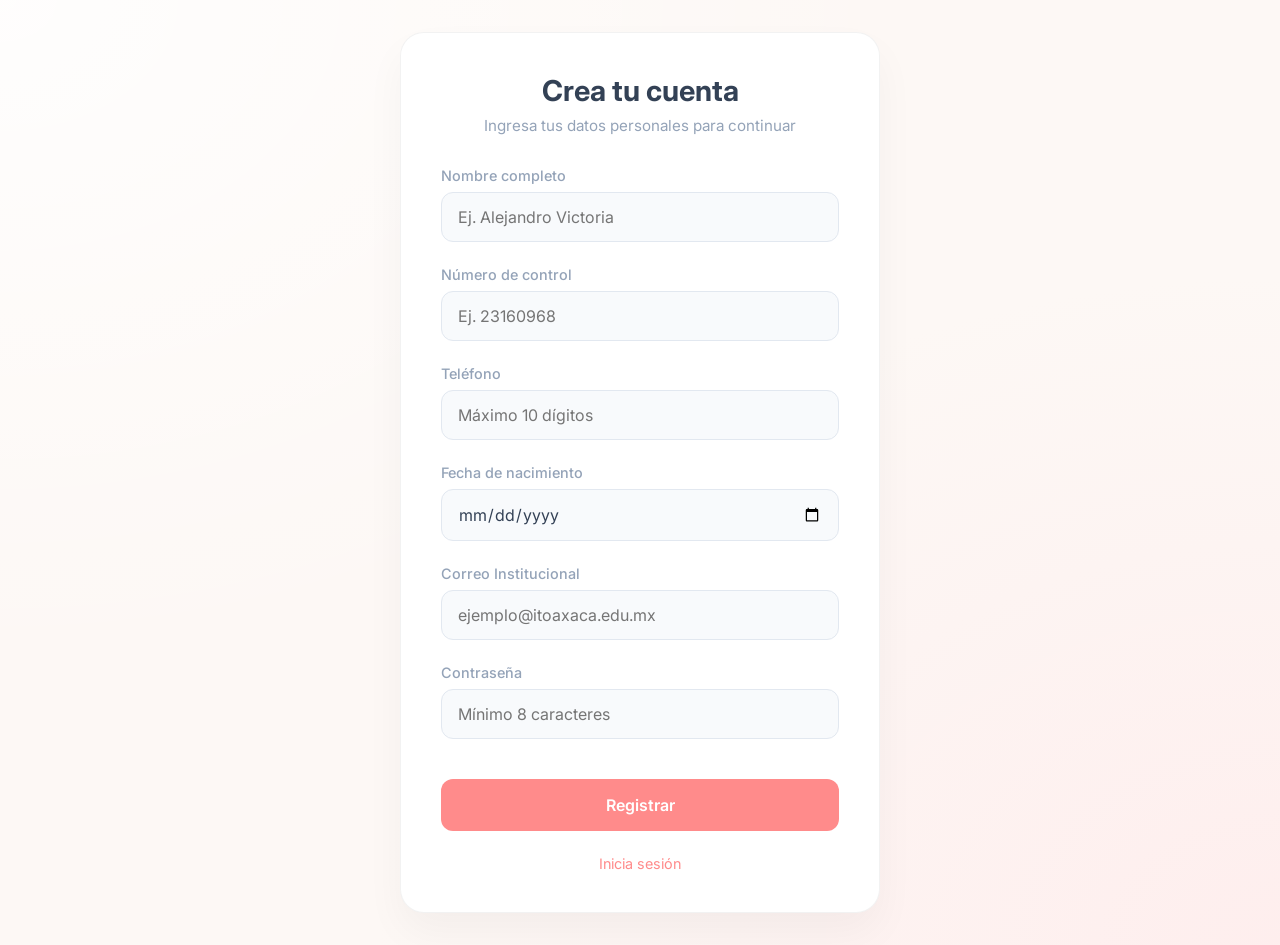
<file: index.html>
<!DOCTYPE html>
<html lang="es">

<head>
    <meta charset="UTF-8">
    <meta name="viewport" content="width=device-width, initial-scale=1.0">
    <title>Registro - Utilería JS</title>
    <script src="js/utileria.js" defer></script>
    <script src="js/registro.js" defer></script>
    <link rel="stylesheet" href="css/styles.css">
</head>

<body>
    <div class="contenedor-principal">
        <div class="encabezado">
            <h1>Crea tu cuenta</h1>
            <p>Ingresa tus datos personales para continuar</p>
        </div>

        <form id="registroForm" novalidate>
            <div class="grupo-input" id="grupo-nombre">
                <label for="nombre" class="etiqueta">Nombre completo</label>
                <input type="text" id="nombre" class="campo-texto" placeholder="Ej. Alejandro Victoria">
                <span class="mensaje-error">Solo se permiten letras y espacios.</span>
            </div>

            <div class="grupo-input" id="grupo-control">
                <label for="numeroControl" class="etiqueta">Número de control</label>
                <input type="text" id="numeroControl" class="campo-texto" placeholder="Ej. 23160968">
                <span class="mensaje-error">Debe tener 8 dígitos y ser de 7mo semestre en adelante (Inicia con 23 o
                    menor).</span>
            </div>

            <div class="grupo-input" id="grupo-telefono">
                <label for="telefono" class="etiqueta">Teléfono</label>
                <input type="number" id="telefono" class="campo-texto" placeholder="Máximo 10 dígitos">
                <span class="mensaje-error">El teléfono debe tener máximo 10 dígitos.</span>
            </div>

            <div class="grupo-input" id="grupo-fecha">
                <label for="fechaNacimiento" class="etiqueta">Fecha de nacimiento</label>
                <input type="date" id="fechaNacimiento" class="campo-texto">
                <span class="mensaje-error">Por favor ingresa una fecha válida.</span>
            </div>

            <div class="grupo-input" id="grupo-correo">
                <label for="correo" class="etiqueta">Correo Institucional</label>
                <input type="email" id="correo" class="campo-texto" placeholder="ejemplo@itoaxaca.edu.mx">
                <span class="mensaje-error">Debe ser un correo con terminación @itoaxaca.edu.mx.</span>
            </div>

            <div class="grupo-input" id="grupo-password">
                <label for="password" class="etiqueta">Contraseña</label>
                <input type="password" id="password" class="campo-texto" placeholder="Mínimo 8 caracteres">
                <span class="mensaje-error">Debe tener 8 o mas caracteres, mayúscula, minúscula, número y
                    especial.</span>
            </div>

            <button type="submit" class="boton" id="btnRegistrar">Registrar</button>
        </form>

        <div class="enlaces">
            <p><a href="login.html">Inicia sesión</a></p>
        </div>
    </div>

    <div class="modal-overlay" id="modalResult">
        <div class="modal-content">
            <div class="modal-icon" id="modalIcon"></div>
            <h2 id="modalTitle">Resultado</h2>
            <p id="modalMessage">Mensaje...</p>
            <button class="boton" id="btnCerrarModal">Aceptar</button>
        </div>
    </div>


</body>

</html>
</file>
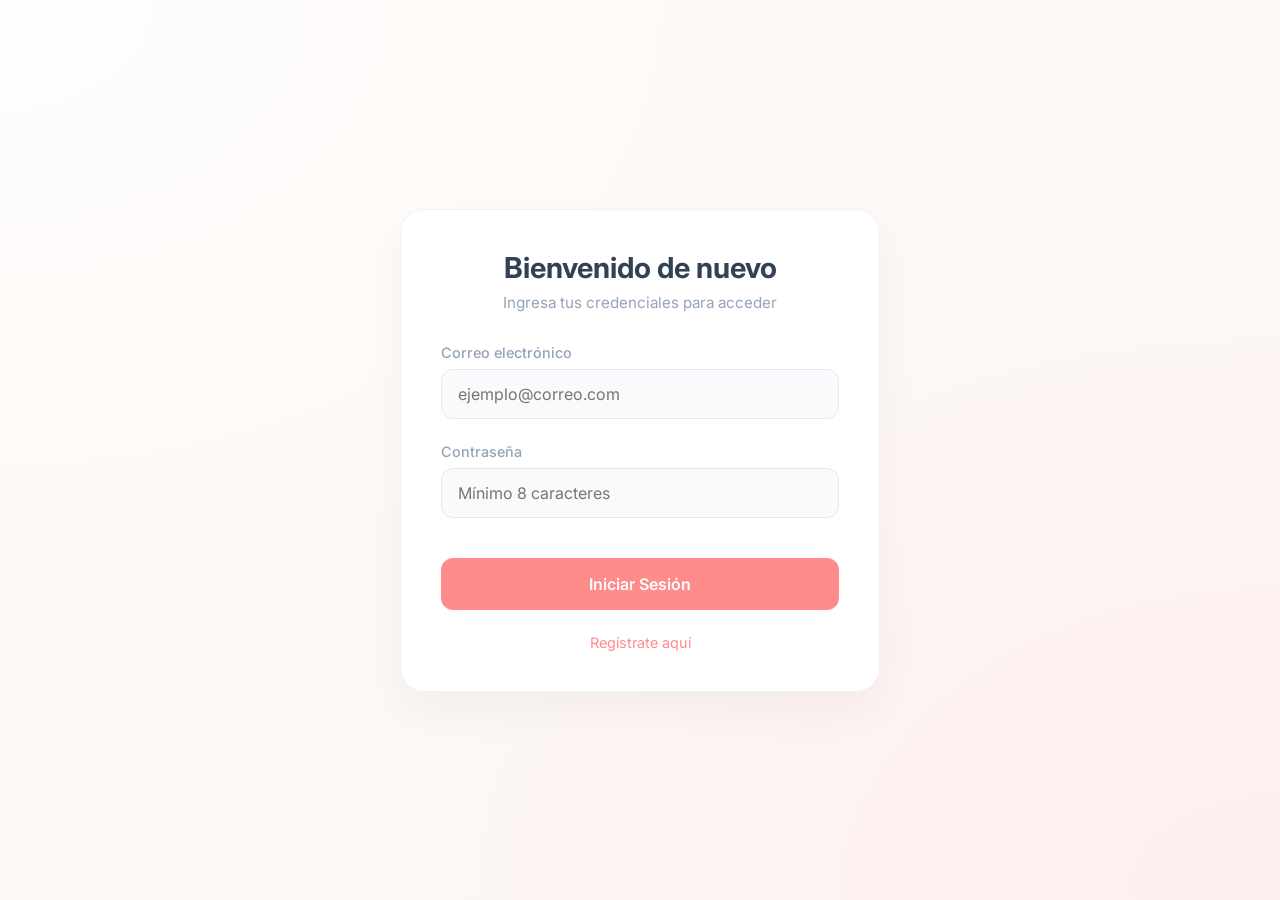
<file: login.html>
<!DOCTYPE html>
<html lang="es">

<head>
    <meta charset="UTF-8">
    <meta name="viewport" content="width=device-width, initial-scale=1.0">
    <title>Login - Utilería JS</title>
    <link rel="stylesheet" href="css/styles.css">
    <script src="js/utileria.js" defer></script>
    <script src="js/login.js" defer></script>
</head>

<body>
    <div class="contenedor-principal">
        <div class="encabezado">
            <h1>Bienvenido de nuevo</h1>
            <p>Ingresa tus credenciales para acceder</p>
        </div>

        <form id="loginForm" novalidate>
            <div class="grupo-input" id="grupo-correo">
                <label for="correo" class="etiqueta">Correo electrónico</label>
                <input type="email" id="correo" class="campo-texto" placeholder="ejemplo@correo.com">
                <span class="mensaje-error">Ingresa un formato de correo válido.</span>
            </div>

            <div class="grupo-input" id="grupo-password">
                <label for="password" class="etiqueta">Contraseña</label>
                <input type="password" id="password" class="campo-texto" placeholder="Mínimo 8 caracteres">
                <span class="mensaje-error">Debe tener 8+ caracteres, mayúscula, minúscula, número y carácter
                    especial.</span>
            </div>

            <button type="submit" class="boton" id="btnIniciarSesion">Iniciar Sesión</button>
        </form>

        <div class="enlaces">
            <p><a href="index.html">Regístrate aquí</a></p>
        </div>
    </div>

    <div class="modal-overlay" id="modalResult">
        <div class="modal-content">
            <div class="modal-icon" id="modalIcon"></div>
            <h2 id="modalTitle">Resultado</h2>
            <p id="modalMessage">Mensaje...</p>
            <button class="boton" id="btnCerrarModal">Aceptar</button>
        </div>
    </div>


</body>

</html>
</file>
<file: css/styles.css>
@import url('https://fonts.googleapis.com/css2?family=Inter:wght@300;400;500;600;700&display=swap');

:root {
    --bg-color: #fdf8f5;
    --glass-bg: #ffffff;
    --glass-border: rgba(0, 0, 0, 0.05);
    --text-main: #334155;
    --text-muted: #94a3b8;

    --primary: #ff8b8b;
    --primary-hover: #ff7272;
    --error: #ef4444;
    --success: #10b981;
}

* {
    margin: 0;
    padding: 0;
    box-sizing: border-box;
    font-family: 'Inter', sans-serif;
}

body {
    background-color: var(--bg-color);
    background-image:
        radial-gradient(at 0% 0%, rgba(255, 255, 255, 0.8) 0px, transparent 50%),
        radial-gradient(at 100% 100%, rgba(255, 228, 230, 0.5) 0px, transparent 50%);
    color: var(--text-main);
    min-height: 100vh;
    display: flex;
    justify-content: center;
    align-items: center;
    padding: 2rem;
}

.contenedor-principal {
    background: var(--glass-bg);
    backdrop-filter: blur(16px);
    -webkit-backdrop-filter: blur(16px);
    border: 1px solid var(--glass-border);
    border-radius: 24px;
    padding: 2.5rem;
    width: 100%;
    max-width: 480px;
    box-shadow: 0 20px 40px rgba(0, 0, 0, 0.04);
    transform: translateY(0);
    transition: transform 0.3s ease;
}

.encabezado {
    text-align: center;
    margin-bottom: 2rem;
}

.encabezado h1 {
    font-size: 1.8rem;
    font-weight: 700;
    margin-bottom: 0.5rem;
    color: var(--text-main);
}

.encabezado p {
    color: var(--text-muted);
    font-size: 0.95rem;
}

.grupo-input {
    margin-bottom: 1.5rem;
    position: relative;
}

.etiqueta {
    display: block;
    font-size: 0.9rem;
    font-weight: 500;
    margin-bottom: 0.5rem;
    color: var(--text-muted);
    transition: color 0.3s ease;
}

.campo-texto {
    width: 100%;
    padding: 0.875rem 1rem;
    background: #f8fafc;
    border: 1px solid #e2e8f0;
    border-radius: 12px;
    color: var(--text-main);
    font-size: 1rem;
    transition: all 0.3s ease;
    outline: none;
}

.campo-texto:focus {
    border-color: var(--primary);
    box-shadow: 0 0 0 3px rgba(235, 77, 49, 0.2);
}

.campo-texto:focus+.etiqueta {
    color: var(--primary);
}

.mensaje-error {
    color: var(--error);
    font-size: 0.8rem;
    margin-top: 0.5rem;
    display: none;
    animation: fadeIn 0.3s ease;
}

.grupo-input.invalido .campo-texto {
    border-color: var(--error);
}

.grupo-input.invalido .mensaje-error {
    display: block;
}

.boton {
    width: 100%;
    padding: 1rem;
    background: var(--primary);
    color: white;
    border: none;
    border-radius: 12px;
    font-size: 1rem;
    font-weight: 600;
    cursor: pointer;
    transition: all 0.3s ease;
    margin-top: 1rem;
}

.boton:hover {
    background: var(--primary-hover);
    box-shadow: 0 10px 10px -3px rgba(248, 33, 33, 0.4);
}

.enlaces {
    margin-top: 1.5rem;
    text-align: center;
    font-size: 0.9rem;
}

.enlaces a {
    color: var(--primary);
    text-decoration: none;
    transition: color 0.3s ease;
}

.enlaces a:hover {
    color: var(--primary-hover);
    text-decoration: underline;
}

.modal-overlay {
    position: fixed;
    top: 0;
    left: 0;
    right: 0;
    bottom: 0;
    background: rgba(255, 255, 255, 0.5);
    backdrop-filter: blur(8px);
    display: flex;
    justify-content: center;
    align-items: center;
    opacity: 0;
    visibility: hidden;
    transition: all 0.3s ease;
    z-index: 1000;
}

.modal-overlay.active {
    opacity: 1;
    visibility: visible;
}

.modal-content {
    background: var(--glass-bg);
    border: 1px solid var(--glass-border);
    border-radius: 20px;
    padding: 2rem;
    width: 90%;
    max-width: 400px;
    box-shadow: 0 20px 40px rgba(0, 0, 0, 0.08);
    text-align: center;
    transform: scale(0.9);
    transition: all 0.3s cubic-bezier(0.34, 1.56, 0.64, 1);
}

.modal-overlay.active .modal-content {
    transform: scale(1);
}

.modal-icon {
    font-size: 3rem;
    margin-bottom: 1rem;
}

.modal-content h2 {
    margin-bottom: 1rem;
    color: var(--text-main);
}

.modal-content p {
    color: var(--text-muted);
    margin-bottom: 1.5rem;
    line-height: 1.5;
}

@keyframes fadeIn {
    from {
        opacity: 0;
        transform: translateY(-5px);
    }

    to {
        opacity: 1;
        transform: translateY(0);
    }
}
</file>
